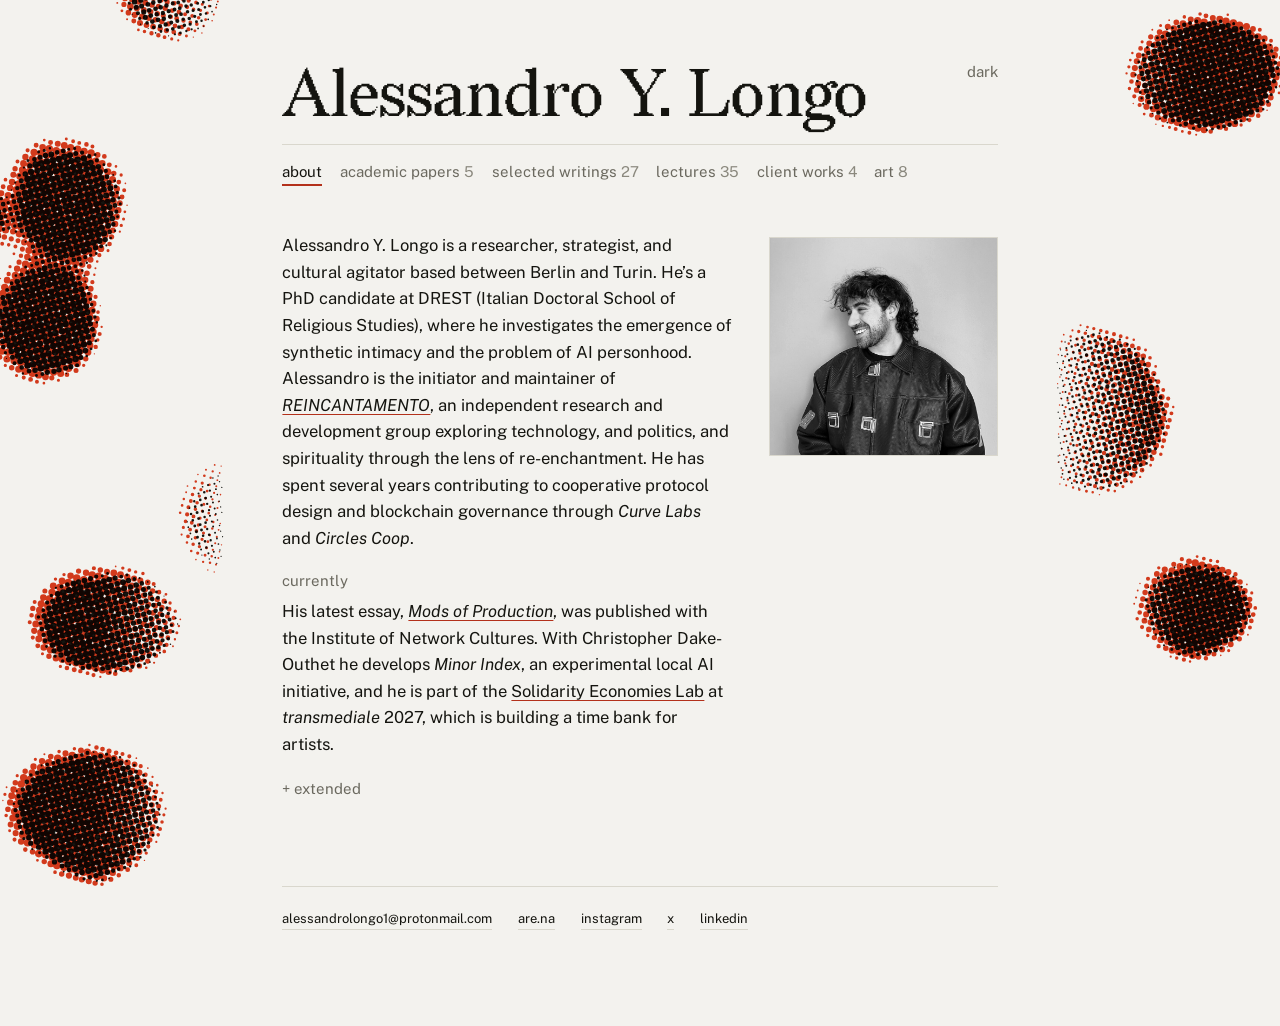
<file: index.html>
<!doctype html>
<html lang="en">
<head>
  <meta charset="utf-8" />
  <meta name="viewport" content="width=device-width,initial-scale=1" />
  <title>Alessandro Y. Longo</title>
  <meta name="description" content="Alessandro Y. Longo is a researcher, strategist, and cultural agitator based between Turin and Berlin." />
  <link rel="canonical" href="https://alessandroylongo.eu/" />
  <meta property="og:type" content="website" />
  <meta property="og:url" content="https://alessandroylongo.eu/" />
  <meta property="og:site_name" content="Alessandro Y. Longo" />
  <meta property="og:title" content="Alessandro Y. Longo" />
  <meta property="og:description" content="Alessandro Y. Longo is a researcher, strategist, and cultural agitator based between Turin and Berlin." />
  <meta property="og:image" content="https://alessandroylongo.eu/icon-512.png" />
  <meta name="twitter:card" content="summary" />
  <meta name="twitter:site" content="@1yunglong" />
  <meta name="twitter:title" content="Alessandro Y. Longo" />
  <meta name="twitter:description" content="Alessandro Y. Longo is a researcher, strategist, and cultural agitator based between Turin and Berlin." />
  <meta name="twitter:image" content="https://alessandroylongo.eu/icon-512.png" />
  <script src="assets/js/theme.js?v=1"></script>
  <link rel="stylesheet" href="assets/css/styles.css?v=30" />
  <link rel="icon" href="favicon.ico" sizes="any" />
  <link rel="icon" type="image/png" sizes="32x32" href="favicon-32.png" />
  <link rel="apple-touch-icon" href="apple-touch-icon.png" />
</head>
<body>
  <canvas class="press" aria-hidden="true"></canvas>
  <div class="wrap">

    <button type="button" class="theme" aria-label="switch colour mode">dark</button>

    <header>

      <h1 class="name">Alessandro Y. Longo</h1>

      <nav class="filter" aria-label="Filter works">
        <button type="button" data-f="about" aria-current="true">about</button>
        <button type="button" data-f="academic">academic papers <span class="n">5</span></button>
        <button type="button" data-f="writings">selected writings <span class="n">27</span></button>
        <button type="button" data-f="lectures">lectures <span class="n">35</span></button>
        <button type="button" data-f="client">client works <span class="n">4</span></button>
        <button type="button" data-f="art">art <span class="n">8</span></button>
      </nav>
    </header>

    <main>

      <!-- ABOUT -->
      <section class="about on" id="about" aria-label="About">

        <figure class="portrait">
          <div class="portrait__frame">
            <img src="media/img/portrait-jan26.jpg" width="840" height="805"
                 data-alt="media/img/portrait-artist.jpg"
                 alt="Alessandro Y. Longo" loading="lazy" decoding="async" />
            <canvas class="portrait__alt" aria-hidden="true"></canvas>
            <canvas class="portrait__px" aria-hidden="true"></canvas>
          </div>
        </figure>

        <p>Alessandro Y. Longo is a researcher, strategist, and cultural agitator based between Berlin and Turin. He’s a PhD candidate at DREST (Italian Doctoral School of Religious Studies), where he investigates the emergence of synthetic intimacy and the problem of AI personhood. Alessandro is the initiator and maintainer of <a class="inline" href="https://reincantamento.xyz" target="_blank" rel="noopener"><em>REINCANTAMENTO</em></a>, an independent research and development group exploring technology, and politics, and spirituality through the lens of re-enchantment. He has spent several years contributing to cooperative protocol design and blockchain governance through <em>Curve Labs</em> and <em>Circles Coop</em>.</p>

        <p class="currently">currently</p>
        <p>His latest essay, <a class="inline" href="https://reincantamentox.substack.com/p/drop-58-mods-of-production" target="_blank" rel="noopener"><em>Mods of Production</em></a>, was published with the Institute of Network Cultures. With Christopher Dake-Outhet he develops <em>Minor Index</em>, an experimental local AI initiative, and he is part of the <a class="inline" href="https://transmediale.de/en/news/solidarity-economies-lab" target="_blank" rel="noopener">Solidarity Economies Lab</a> at <em>transmediale</em> 2027, which is building a time bank for artists.</p>

        <details class="extended">
          <summary>extended</summary>
          <p>Before the doctorate, he completed an MA in Digital Humanities and Digital Knowledge at the University of Bologna, with a thesis on club culture heritage and digital archives, and a BA in Philosophy at the University of Turin.</p>
          <p>His installations, video essays, and lectures have been presented at <em>MFRU</em> (Maribor), <em>MacTe</em> (Termoli), <em>Panke Gallery</em> and <em>SAVVY Contemporary</em> (Berlin), <em>Unsound</em> (Krakow), <em>HackThePromise</em> (Basel), <em>Baltan Laboratories</em> (Eindhoven), <em>NYU Design and Media</em> (New York), <em>Accademia Albertina</em> (Turin), and <em>NABA</em> (Milan), with residencies and grants from <em>0xSalon / Trust</em>, <em>C/O Berlin</em>, and the <em>Serpentine</em>’s Beyond Cultures of Ownership programme. He has covered <em>CTM Festival</em> and <em>transmediale</em> as a critic.</p>
          <p>He has worked as user research and ecosystem lead for <em>Shared Visions</em>, as communications manager and research assistant for the ERC-funded <em>BlockchainGov</em> project at CNRS, and as lead researcher on the <em>Circles</em> universal basic income pilot in Berlin. <em>Minor Index</em> is supported by the KSM Art Grant.</p>
        </details>
      </section>

      <!-- WORKS -->
      <ol class="list off" aria-label="Works">
        <!-- academic: in press, then published -->
        <li data-cat="academic"><div class="row"><span class="t"><em>The Persona of LLMs</em></span><span class="y">in press</span><span class="meta"><span class="w">Fondazione Bruno Kessler, Trento</span><span class="flag">in press</span></span></div></li>
        <li data-cat="academic"><div class="row"><span class="t"><em>Alchemical Re-enchantment</em>: Transmuting the Computational Condition</span><span class="y">in press</span><span class="meta"><span class="w">European Culture &amp; Technology Lab+</span><span class="flag">in press</span></span></div></li>

        <!-- selected writings and academic, newest first -->
        <li data-cat="writings"><a class="row" href="https://reincantamentox.substack.com/p/drop-58-mods-of-production" target="_blank" rel="noopener"><span class="t"><em>Mods of Production</em>: Agentic Bricoleurs, Slopensource and the Decentralisation of Software</span><span class="y">2026</span><span class="meta"><span class="w">REINCANTAMENTO × Institute of Network Cultures</span><span class="flag">10.26</span></span></a></li>
        <li data-cat="writings"><a class="row" href="https://reincantamentox.substack.com/p/drop-56-our-coop-our-coin" target="_blank" rel="noopener"><span class="t"><em>O.U.R. Coop, O.U.R. Coin</em>: A Community Currency for the Arts</span><span class="y">2026</span><span class="meta"><span class="w">REINCANTAMENTO Drops</span><span class="flag">09.26</span></span></a></li>
        <li data-cat="writings"><a class="row" href="https://reincantamentox.substack.com/p/drop-52-the-persona-space" target="_blank" rel="noopener"><span class="t"><em>The Persona Space</em>: Elements of Vectorial Semiotics</span><span class="y">2026</span><span class="meta"><span class="w">REINCANTAMENTO Drops</span><span class="flag">07.26</span></span></a></li>
        <li data-cat="writings"><a class="row" href="https://reincantamentox.substack.com/p/drop-51-poetics-is-all-you-need" target="_blank" rel="noopener"><span class="t"><em>Poetics is All You Need</em>: On Leif Weatherby&#x27;s Language Machines</span><span class="y">2026</span><span class="meta"><span class="w">REINCANTAMENTO Drops</span><span class="flag">06.26</span></span></a></li>
        <li data-cat="writings"><a class="row" href="https://reincantamentox.substack.com/p/drop-49-love-means-taking-action" target="_blank" rel="noopener"><span class="t"><em>Love Means Taking Action</em>: Autonomia and Solidarity in the Coming Crisis</span><span class="y">2026</span><span class="meta"><span class="w">REINCANTAMENTO Drops</span><span class="flag">04.26</span></span></a></li>
        <li data-cat="writings"><a class="row" href="https://reincantamentox.substack.com/p/drop-47-lust-auf-eis-ctm-and-transmediale" target="_blank" rel="noopener"><span class="t"><em>&quot;Lust auf Eis?&quot;: CTM and transmediale in 2026</em></span><span class="y">2026</span><span class="meta"><span class="w">REINCANTAMENTO Drops</span><span class="flag">02.26</span></span></a></li>
        <li data-cat="writings"><a class="row" href="https://reincantamentox.substack.com/p/drop-45-in-the-air-of-those-days" target="_blank" rel="noopener"><span class="t"><em>The Air of Those Days</em>: A sound chronicle of the Italian October Strike</span><span class="y">2026</span><span class="meta"><span class="w">REINCANTAMENTO Drops, with Arianna Longo, Kinked</span><span class="flag">01.26</span></span></a></li>
        <li data-cat="academic"><a class="row" href="https://www.aracneeditrice.eu/pubblicazioni/annali-di-studi-religiosi-massimo-leone-9791221829099.html" target="_blank" rel="noopener"><span class="t"><em>A General Poetics for Generative AI</em>: On Leif Weatherby's Language Machines</span><span class="y">2026</span><span class="meta"><span class="w">Annali di studi religiosi 27, ed. M. Leone, Aracne, pp. 621–642</span></span></a></li>
        <li data-cat="writings"><a class="row" href="https://www.mfru.org/projects/reincantamento-programma-101-whispers-of-computing-otherwise" target="_blank" rel="noopener"><span class="t"><em>PROGRAMMA 101</em>: Who Killed Mario Tchou?</span><span class="y">2025</span><span class="meta"><span class="w">REINCANTAMENTO Drops</span><span class="flag">12.25</span></span></a></li>
        <li data-cat="writings"><a class="row" href="https://reincantamentox.substack.com/p/drop-43-spotify-vs-annas-archive" target="_blank" rel="noopener"><span class="t"><em>Spotify vs. Anna&#x27;s Archive</em>: Working Notes</span><span class="y">2025</span><span class="meta"><span class="w">REINCANTAMENTO Drops</span><span class="flag">12.25</span></span></a></li>
        <li data-cat="writings"><a class="row" href="https://reincantamentox.substack.com/p/drop-42-babe-we-got-gnomes-in-our-computer" target="_blank" rel="noopener"><span class="t"><em>Babe, We Got Gnomes in Our Computer!</em>: A conversation with Kinked</span><span class="y">2025</span><span class="meta"><span class="w">REINCANTAMENTO Drops</span><span class="flag">12.25</span></span></a></li>
        <li data-cat="writings"><a class="row" href="https://reincantamentox.substack.com/p/drop-37-unabating-wonder" target="_blank" rel="noopener"><span class="t"><em>Unabating Wonder</em>: On spirituality and politics in Palestine</span><span class="y">2025</span><span class="meta"><span class="w">REINCANTAMENTO Drops</span><span class="flag">07.25</span></span></a></li>
        <li data-cat="writings"><a class="row" href="https://reincantamentox.substack.com/p/drop-35-cultivating-agency" target="_blank" rel="noopener"><span class="t"><em>Cultivating Agency</em>: An Introduction to nCHANT #01</span><span class="y">2025</span><span class="meta"><span class="w">REINCANTAMENTO Drops</span><span class="flag">06.25</span></span></a></li>
        <li data-cat="writings"><a class="row" href="https://reincantamentox.substack.com/p/drop-34-entroducing-nchant" target="_blank" rel="noopener"><span class="t"><em>Entroducing... nCHANT</em>: On REINCANTAMENTO&#x27;s new monographic magazine</span><span class="y">2025</span><span class="meta"><span class="w">REINCANTAMENTO Drops</span><span class="flag">05.25</span></span></a></li>
        <li data-cat="writings"><a class="row" href="https://reincantamentox.substack.com/p/drop-33-the-madness-of-vision" target="_blank" rel="noopener"><span class="t"><em>The Madness of Vision</em></span><span class="y">2025</span><span class="meta"><span class="w">REINCANTAMENTO Drops</span><span class="flag">05.25</span></span></a></li>
        <li data-cat="writings"><a class="row" href="https://reincantamentox.substack.com/p/drop-32-at-a-time-like-this" target="_blank" rel="noopener"><span class="t"><em>At a Time Like This</em></span><span class="y">2025</span><span class="meta"><span class="w">REINCANTAMENTO Drops</span><span class="flag">04.25</span></span></a></li>
        <li data-cat="writings"><a class="row" href="https://reincantamentox.substack.com/p/drop-30-conjunctural-vertigo" target="_blank" rel="noopener"><span class="t"><em>Conjunctural Vertigo</em></span><span class="y">2025</span><span class="meta"><span class="w">REINCANTAMENTO Drops</span><span class="flag">04.25</span></span></a></li>
        <li data-cat="academic"><a class="row" href="https://aclanthology.org/2025.nlp4ecology-1.17/" target="_blank" rel="noopener"><span class="t"><em>No AI on a Dead Planet</em>: Sentiment and Emotion Analysis Across Reddit Communities on AI and the Environment</span><span class="y">2025</span><span class="meta"><span class="w">NLP4Ecology 2025, Tallinn, with Arianna Longo, pp. 77–83</span><span class="flag">03.25</span></span></a></li>
        <li data-cat="writings"><a class="row" href="https://reincantamentox.substack.com/p/drop-27-there-is-no-more-ordinary" target="_blank" rel="noopener"><span class="t"><em>There is No More Ordinary Life</em></span><span class="y">2025</span><span class="meta"><span class="w">REINCANTAMENTO Drops</span><span class="flag">02.25</span></span></a></li>
        <li data-cat="writings"><a class="row" href="https://reincantamentox.substack.com/p/drop-26-on-formicaio-in-the-spiral" target="_blank" rel="noopener"><span class="t"><em>On FORMICAIO</em>: A look inside REINCANTAMENTO&#x27;s latest artwork</span><span class="y">2025</span><span class="meta"><span class="w">REINCANTAMENTO Drops</span><span class="flag">02.25</span></span></a></li>
        <li data-cat="writings"><a class="row" href="https://reincantamentox.substack.com/p/drop-24-red-notes" target="_blank" rel="noopener"><span class="t"><em>Red Notes</em></span><span class="y">2025</span><span class="meta"><span class="w">REINCANTAMENTO Drops</span><span class="flag">01.25</span></span></a></li>
        <li data-cat="writings"><a class="row" href="https://reincantamentox.substack.com/p/drop-21-till-we-gain-control-again" target="_blank" rel="noopener"><span class="t"><em>&#x27;Till We Gain Control Again</em>: On OpenAI and sabotage</span><span class="y">2024</span><span class="meta"><span class="w">REINCANTAMENTO Drops</span><span class="flag">11.24</span></span></a></li>
        <li data-cat="writings"><a class="row" href="https://reincantamentox.substack.com/p/drop-20-blue-skies-and-gilded-cages" target="_blank" rel="noopener"><span class="t"><em>Blue Skies and Gilded Cages</em>: On X-odus, digital spaces and collective desire</span><span class="y">2024</span><span class="meta"><span class="w">REINCANTAMENTO Drops</span><span class="flag">11.24</span></span></a></li>
        <li data-cat="writings"><a class="row" href="https://reincantamentox.substack.com/p/drop-19-the-american-refraction" target="_blank" rel="noopener"><span class="t"><em>The American Refraction</em></span><span class="y">2024</span><span class="meta"><span class="w">REINCANTAMENTO Drops</span><span class="flag">11.24</span></span></a></li>
        <li data-cat="writings"><a class="row" href="https://reincantamentox.substack.com/p/drop-18-looking-for-fireflies-in" target="_blank" rel="noopener"><span class="t"><em>Looking for Fireflies in Times of Fascism</em>: A brief journey through the ruins of modernity</span><span class="y">2024</span><span class="meta"><span class="w">REINCANTAMENTO Drops</span><span class="flag">10.24</span></span></a></li>
        <li data-cat="writings"><a class="row" href="https://reincantamentox.substack.com/p/drop-16-an-anarchives-intervention" target="_blank" rel="noopener"><span class="t"><em>An Anarchive&#x27;s Intervention</em>: What makes art worth living</span><span class="y">2024</span><span class="meta"><span class="w">REINCANTAMENTO Drops</span><span class="flag">07.24</span></span></a></li>
        <li data-cat="writings"><a class="row" href="https://reincantamentox.substack.com/p/drop-14-the-drake-era-or-the-logic" target="_blank" rel="noopener"><span class="t"><em>The Drake Era or the Logic of Cultural Fracking</em></span><span class="y">2024</span><span class="meta"><span class="w">REINCANTAMENTO Drops</span><span class="flag">05.24</span></span></a></li>
        <li data-cat="writings"><a class="row" href="https://reincantamentox.substack.com/p/drop-9-udo-the-weird-magic-of-digital" target="_blank" rel="noopener"><span class="t"><em>UDO: The Weird Magic of Digital Folklore</em></span><span class="y">2024</span><span class="meta"><span class="w">REINCANTAMENTO Drops</span><span class="flag">01.24</span></span></a></li>
        <li data-cat="writings"><a class="row" href="https://reincantamentox.substack.com/p/drop-8-phantom-in-the-chain" target="_blank" rel="noopener"><span class="t"><em>Phantom in the Chain</em></span><span class="y">2023</span><span class="meta"><span class="w">REINCANTAMENTO Drops</span><span class="flag">11.23</span></span></a></li>
        <li data-cat="academic"><a class="row" href="https://arxiv.org/html/2504.02714v1" target="_blank" rel="noopener"><span class="t"><em>Impact of a Blockchain-based Universal Basic Income Pilot</em>: The Case of Circles UBI Currency</span><span class="y">2023</span><span class="meta"><span class="w">Proceedings of the FRIBIS Conference 2023, with T. Criscione, J. Linares, S. Avanzo</span></span></a></li>

        

        <!-- lectures · client works · art -->
        <li data-cat="lectures"><div class="row"><span class="t">Mask Without a Wearer — <em>ritual personhood in AI companion communities</em></span><span class="y">2026</span><span class="meta"><span class="ty">conference</span><span class="w">4S 2026 Annual Meeting, Toronto (online)</span><span class="flag">10.26</span></span></div></li>
        <li data-cat="lectures"><div class="row"><span class="t">When Hallucinations Spill Over — <em>the prosopopoeia of Italian brainrot</em></span><span class="y">2026</span><span class="meta"><span class="ty">conference</span><span class="w">XXXI Convegno della Società di Filosofia del Linguaggio, "Allucinazioni: percezione, cognizione e intelligenza artificiale", Torino</span><span class="flag">09.26</span></span></div></li>
        <li data-cat="lectures"><div class="row"><span class="t">Mask Without a Wearer — <em>ritual personhood in AI companion communities</em></span><span class="y">2026</span><span class="meta"><span class="ty">conference</span><span class="w">EuARe 2026 Annual Conference, Roma</span><span class="flag">07.26</span></span></div></li>
        <li data-cat="lectures"><div class="row"><span class="t">Unmonitoring <em>The Situation</em></span><span class="y">2026</span><span class="meta"><span class="ty">workshop</span><span class="w">Salon Am Moritzplatz, Berlin</span><span class="flag">04.26</span></span></div></li>
        <li data-cat="lectures"><div class="row"><span class="t">Three Movements on <em>Aesthetic and Technology</em></span><span class="y">2026</span><span class="meta"><span class="ty">talk &amp; workshop</span><span class="w">Mendeseltaren Change Program, Madrid</span><span class="flag">04.26</span></span></div></li>
        <li data-cat="lectures"><div class="row"><span class="t"><em>Speranza e Progetto</em></span><span class="y">2026</span><span class="meta"><span class="ty">talk</span><span class="w">L'Ultima a Morire, Fondazione Bruno Kessler, Trento</span><span class="flag">04.26</span></span></div></li>
        <li data-cat="lectures"><div class="row"><span class="t"><em>Il Cielo Ha Un Limite</em> #3 — comunità di apprendimento per una società tecno-cosciente</span><span class="y">2026</span><span class="meta"><span class="ty">workshop</span><span class="w">ARCI, Torino</span><span class="flag">04.26</span></span></div></li>
        <li data-cat="lectures"><div class="row"><span class="t"><em>Il Cielo Ha Un Limite</em> #2 — comunità di apprendimento per una società tecno-cosciente</span><span class="y">2026</span><span class="meta"><span class="ty">workshop</span><span class="w">ARCI, Torino</span><span class="flag">03.26</span></span></div></li>
        <li data-cat="art"><a class="row" href="https://yunglong28.github.io/minor-index-atelier/" target="_blank" rel="noopener"><span class="t"><em>MINOR INDEX</em>: a hyper-local community AI archive</span><span class="y">2026</span><span class="meta"><span class="ty">research &amp; artwork</span><span class="w">with Christopher Dake-Outhet, KSM Art Grant</span><span class="flag">ongoing</span></span></a></li>
        <li data-cat="art"><a class="row" href="https://www.instagram.com/p/DZH14hVgoag/?img_index=1" target="_blank" rel="noopener"><span class="t"><em>SOLIDE INCANTI</em></span><span class="y">2026</span><span class="meta"><span class="ty">installation</span><span class="w">Cables of Resistance, FMP1, Berlin</span><span class="flag">03.26</span></span></a></li>
        <li data-cat="lectures"><div class="row"><span class="t"><em>Il Cielo Ha Un Limite</em> #1 — comunità di apprendimento per una società tecno-cosciente</span><span class="y">2026</span><span class="meta"><span class="ty">workshop</span><span class="w">ARCI, Torino</span><span class="flag">02.26</span></span></div></li>
        <li data-cat="lectures"><div class="row"><span class="t">Alchimia — <em>storia di un'utopia perduta</em></span><span class="y">2026</span><span class="meta"><span class="ty">lecture</span><span class="w">Accademia Albertina, Torino</span><span class="flag">01.26</span></span></div></li>
        <li data-cat="lectures"><div class="row"><span class="t">Endless Conversations — <em>an archaeology of AI companionship</em></span><span class="y">2025</span><span class="meta"><span class="ty">conference</span><span class="w">Il senso serbato, Fondazione Bruno Kessler, Trento</span><span class="flag">12.25</span></span></div></li>
        <li data-cat="lectures"><div class="row"><span class="t"><em>REINCANTAMENTO</em> — a speculative walkthrough</span><span class="y">2025</span><span class="meta"><span class="ty">lecture</span><span class="w">NABA, Milano</span><span class="flag">11.25</span></span></div></li>
        <li data-cat="lectures"><div class="row"><span class="t">Transmuting the <em>computational condition</em></span><span class="y">2025</span><span class="meta"><span class="ty">conference</span><span class="w">5th European Culture &amp; Technology Lab+ Annual Conference, Eindhoven</span><span class="flag">11.25</span></span></div></li>
        <li data-cat="lectures"><div class="row"><span class="t">Alchemy — <em>tale of a forgotten utopia</em></span><span class="y">2025</span><span class="meta"><span class="ty">lecture</span><span class="w">Raise Your Voice, Post-Graduate Design Program, Vienna</span><span class="flag">11.25</span></span></div></li>
        <li data-cat="lectures"><div class="row"><span class="t"><em>Synthetic Intimacies</em></span><span class="y">2025</span><span class="meta"><span class="ty">talk</span><span class="w">HackThePromise Festival, Basel</span><span class="flag">10.25</span></span></div></li>
        <li data-cat="lectures"><div class="row"><span class="t">The story of <em>Programma 101</em></span><span class="y">2025</span><span class="meta"><span class="ty">talk</span><span class="w">MFRU Festival, Maribor</span><span class="flag">09.25</span></span></div></li>
        <li data-cat="art"><a class="row" href="https://www.mfru.org/projects/reincantamento-programma-101-whispers-of-computing-otherwise" target="_blank" rel="noopener"><span class="t"><em>PROGRAMMA 101</em> — whispers of computing otherwise</span><span class="y">2025</span><span class="meta"><span class="ty">installation</span><span class="w">MFRU Festival, Maribor</span><span class="flag">09.25</span></span></a></li>
        <li data-cat="lectures"><div class="row"><span class="t">La follia <em>del vedere</em></span><span class="y">2025</span><span class="meta"><span class="ty">talk</span><span class="w">MAST Festival, Scicli</span><span class="flag">08.25</span></span></div></li>
        <li data-cat="lectures"><div class="row"><span class="t">nCHANT 01 — <em>On Digital Gardens</em>, launch</span><span class="y">2025</span><span class="meta"><span class="ty">talk &amp; launch</span><span class="w">Turin / Milan</span><span class="flag">07.25</span></span></div></li>
        <li data-cat="lectures"><div class="row"><span class="t"><em>Lucky Land Coop Radionica</em></span><span class="y">2025</span><span class="meta"><span class="ty">talk</span><span class="w">Mutuogenesis, Berlin</span><span class="flag">07.25</span></span></div></li>
        <li data-cat="lectures"><div class="row"><span class="t"><em>Technological Cooperativism</em></span><span class="y">2025</span><span class="meta"><span class="ty">workshop</span><span class="w">Shared Visions online workshop, Belgrade</span><span class="flag">05–06.25</span></span></div></li>
        <li data-cat="lectures"><div class="row"><span class="t">Blockchain for <em>cooperatives</em></span><span class="y">2025</span><span class="meta"><span class="ty">talk</span><span class="w">Shared Visions kick-off meeting, Belgrade</span><span class="flag">05–06.25</span></span></div></li>
        <li data-cat="lectures"><div class="row"><span class="t">The role of imagination and culture in <em>coop models</em></span><span class="y">2025</span><span class="meta"><span class="ty">talk</span><span class="w">Funding the Commons Berlin Forum 2025, Berlin</span><span class="flag">05–06.25</span></span></div></li>
        <li data-cat="lectures"><div class="row"><span class="t">A Road to Nowhere — <em>stories of techno-escapism</em></span><span class="y">2025</span><span class="meta"><span class="ty">talk</span><span class="w">FMR 2026 Prolog, Linz</span><span class="flag">05–06.25</span></span></div></li>
        <li data-cat="lectures"><div class="row"><span class="t">nCHANT 01 — <em>On Digital Gardens</em>, launch</span><span class="y">2025</span><span class="meta"><span class="ty">talk &amp; launch</span><span class="w">Berlin</span><span class="flag">05–06.25</span></span></div></li>
        <li data-cat="client"><a class="row" href="https://write.as/shared-visions/" target="_blank" rel="noopener"><span class="t"><em>Shared Visions</em> — cooperative economies &amp; Web3</span><span class="y">2025–26</span><span class="meta"><span class="w">user research &amp; ecosystem lead</span></span></a></li>
        <li data-cat="lectures"><div class="row"><span class="t">Digital tools and <em>protocol thinking</em> for the arts</span><span class="y">2025</span><span class="meta"><span class="ty">symposium</span><span class="w">In-Between Symposium, Moving Media Lab, Amsterdam</span><span class="flag">03.25</span></span></div></li>
        <li data-cat="lectures"><div class="row"><span class="t">Re-Enchanting <em>desire</em> in digital spaces</span><span class="y">2025</span><span class="meta"><span class="ty">workshop</span><span class="w">Baltan Laboratories, Eindhoven</span><span class="flag">03.25</span></span></div></li>
        <li data-cat="lectures"><div class="row"><span class="t">No AI on a <em>dead planet</em></span><span class="y">2025</span><span class="meta"><span class="ty">conference</span><span class="w">NLP4ECOLOGY, Tallinn</span><span class="flag">03.25</span></span></div></li>
        <li data-cat="art"><a class="row" href="https://fondazionemacte.com/en/digital/we-are-all-users-till-we-are-not" target="_blank" rel="noopener"><span class="t"><em>Formicaio</em> — we are all users until we are not</span><span class="y">2025</span><span class="meta"><span class="ty">installation</span><span class="w">MacTe, Termoli</span><span class="flag">02.25</span></span></a></li>
        <li data-cat="lectures"><div class="row"><span class="t">The Drake Era, or the logic of <em>cultural fracking</em></span><span class="y">2024</span><span class="meta"><span class="ty">symposium</span><span class="w">SIXPOSIUM 2024, NYU Design &amp; Media (online)</span><span class="flag">10.24</span></span></div></li>
        <li data-cat="lectures"><div class="row"><span class="t">Dissonant Cartomancies — <em>a god that plays dice</em></span><span class="y">2024</span><span class="meta"><span class="ty">talk</span><span class="w">Unsound Festival Discourse Program, Krakow</span><span class="flag">10.24</span></span></div></li>
        <li data-cat="lectures"><div class="row"><span class="t">Impact of a blockchain-based <em>UBI pilot</em>: the case of Circles UBI currency</span><span class="y">2024</span><span class="meta"><span class="ty">conference</span><span class="w">FRIBIS Annual Conference 2024, University of Freiburg (online)</span><span class="flag">10.24</span></span></div></li>
        <li data-cat="lectures"><div class="row"><span class="t">Meshdia — <em>playing networks to existence</em></span><span class="y">2024</span><span class="meta"><span class="ty">talk</span><span class="w">Geldgipfel-Hub Berlin, Moos Space, Berlin</span><span class="flag">10.24</span></span></div></li>
        <li data-cat="lectures"><div class="row"><span class="t">Re-Enchanting the world? <em>Looking for fireflies in times of fascism</em></span><span class="y">2024</span><span class="meta"><span class="ty">talk</span><span class="w">Casting a Spell opening, Somos Gallery, Berlin</span><span class="flag">10.24</span></span></div></li>
        <li data-cat="lectures"><div class="row"><span class="t">Scraps from the <em>imaginary of labour</em></span><span class="y">2024</span><span class="meta"><span class="ty">talk</span><span class="w">L ABOR, SAVVY Contemporary, Berlin</span><span class="flag">07.24</span></span></div></li>
        <li data-cat="art"><a class="row" href="https://0xsalon.pubpub.org/pub/meet24residents/release/1?readingCollection=f2d7f0da" target="_blank" rel="noopener"><span class="t"><em>0xSalon</em></span><span class="y">2024</span><span class="meta"><span class="ty">residency</span><span class="w">Trust, Berlin</span><span class="flag">05–08.24</span></span></a></li>
        <li data-cat="lectures"><div class="row"><span class="t">Meshdia — <em>network as media &amp; media as networks</em></span><span class="y">2024</span><span class="meta"><span class="ty">talk</span><span class="w">What and How We Own: The Politics of Change, Oakland</span><span class="flag">03.24</span></span></div></li>
        <li data-cat="art"><a class="row" href="https://proud-paprika-325.notion.site/The-winning-projects-from-our-Open-Call-for-New-Models-for-Interdependence-and-Ownership-in-Art-and--b36baccbfe094012834f52b05d87dc4b" target="_blank" rel="noopener"><span class="t">Beyond Cultures of <em>Ownership</em></span><span class="y">2024</span><span class="meta"><span class="ty">research grant</span><span class="w">Serpentine Galleries &amp; RadicalxChange</span><span class="flag">01–05.24</span></span></a></li>
        <li data-cat="art"><a class="row" href="https://vimeo.com/894111922" target="_blank" rel="noopener"><span class="t">Harvesting <em>The Net</em></span><span class="y">2023–25</span><span class="meta"><span class="ty">video essay</span><span class="w">Codici Magici, MoCa Brescia · AMRO Festival, Linz · Enchanted Garden Festival, Vienna · Arkipel Film Festival, Jakarta · MANIFEST:IO, Berlin</span><span class="flag">touring</span></span></a></li>
        <li data-cat="lectures"><div class="row"><span class="t">Infrastructural <em>Constructivism</em></span><span class="y">2023</span><span class="meta"><span class="ty">conference</span><span class="w">Think Well 4, SAVVY Contemporary, Jakarta</span><span class="flag">10.23</span></span></div></li>
        <li data-cat="client"><a class="row" href="https://blockchaingov.eu" target="_blank" rel="noopener"><span class="t"><em>BlockchainGov</em>, CNRS — ERC-funded research</span><span class="y">2023–25</span><span class="meta"><span class="w">communications manager &amp; research assistant</span></span></a></li>
        <li data-cat="client"><a class="row" href="http://circles.coop/" target="_blank" rel="noopener"><span class="t"><em>Circles Coop e.G.</em> — universal basic income pilot</span><span class="y">2023</span><span class="meta"><span class="w">lead researcher</span></span></a></li>
        <li data-cat="art"><a class="row" href="https://co-berlin.org/en/events/co-digital-festival" target="_blank" rel="noopener"><span class="t">C/O <em>Digital Program</em></span><span class="y">2022</span><span class="meta"><span class="ty">residency</span><span class="w">C/O Berlin</span><span class="flag">09–12.22</span></span></a></li>
        <li data-cat="client"><a class="row" href="https://www.curvelabs.eu/" target="_blank" rel="noopener"><span class="t"><em>Curve Labs</em> — The Sphere, LabDAO, Toucan Protocol</span><span class="y">2021–23</span><span class="meta"><span class="w">writer, researcher, project manager, technical writer</span></span></a></li>


      </ol>

      <details class="archive off" data-archive-box>
        <summary>archive <span class="n">47</span></summary>
        <ol class="list list--archive" aria-label="Archive">
          <li data-cat="writings" data-archive><a class="row" href="https://reincantamentox.substack.com/p/drop-46-a-guide-to-ctm-and-transmediale" target="_blank" rel="noopener"><span class="t"><em>A Guide to CTM and transmediale 2026</em>: REINCANTAMENTO&#x27;s favourite concerts, club nights, workshops and lectures</span><span class="y">2026</span><span class="meta"><span class="w">REINCANTAMENTO Drops</span><span class="flag">01.26</span></span></a></li>
          <li data-cat="writings" data-archive><a class="row" href="https://reincantamentox.substack.com/p/drop-25-a-guide-to-ctm-and-transmediale-2025" target="_blank" rel="noopener"><span class="t"><em>A Guide to CTM and Transmediale 2025</em></span><span class="y">2025</span><span class="meta"><span class="w">REINCANTAMENTO Drops</span><span class="flag">01.25</span></span></a></li>
          <li data-cat="writings" data-archive><a class="row" href="https://reincantamentox.substack.com/p/drop-23-20-albums-for-2024" target="_blank" rel="noopener"><span class="t"><em>20 Albums for 2024</em></span><span class="y">2025</span><span class="meta"><span class="w">REINCANTAMENTO Drops</span><span class="flag">01.25</span></span></a></li>
          <li data-cat="writings" data-archive><a class="row" href="https://reincantamentox.substack.com/p/drop-22-a-child-bewitched" target="_blank" rel="noopener"><span class="t"><em>A Child Bewitched</em>: An End-of-the-Year Offering</span><span class="y">2024</span><span class="meta"><span class="w">REINCANTAMENTO Drops</span><span class="flag">12.24</span></span></a></li>
          <li data-cat="writings" data-archive><a class="row" href="https://reincantamentox.substack.com/p/drop-5-notes-on-bolano" target="_blank" rel="noopener"><span class="t"><em>Notes on Bolaño</em>: On a unvoluntary opera-mondo</span><span class="y">2023</span><span class="meta"><span class="w">REINCANTAMENTO Drops</span><span class="flag">09.23</span></span></a></li>
          <li data-cat="writings" data-archive><a class="row" href="https://reincantamentox.substack.com/p/drop-4-notes-on-game-design" target="_blank" rel="noopener"><span class="t"><em>Notes on Game Design</em>: Behind-the-scenes of Tech Collapse</span><span class="y">2023</span><span class="meta"><span class="w">REINCANTAMENTO Drops</span><span class="flag">08.23</span></span></a></li>
          <li data-cat="writings" data-archive><a class="row" href="https://reincantamentox.substack.com/p/drop-3-notes-on-technic-and-magic" target="_blank" rel="noopener"><span class="t"><em>Notes on Technic and Magic</em>: On two modes of action</span><span class="y">2023</span><span class="meta"><span class="w">REINCANTAMENTO Drops</span><span class="flag">07.23</span></span></a></li>
          <li data-cat="writings" data-archive><a class="row" href="https://reincantamentox.substack.com/p/drop-2-notes-on-yeezus" target="_blank" rel="noopener"><span class="t"><em>Notes on Yeezus</em>: The tenth anniversary of a contemporary masterpiece</span><span class="y">2023</span><span class="meta"><span class="w">REINCANTAMENTO Drops</span><span class="flag">06.23</span></span></a></li>
          <li data-cat="writings" data-archive><a class="row" href="https://reincantamentox.substack.com/p/drop-1-notes-on-corecore" target="_blank" rel="noopener"><span class="t"><em>Notes on CoreCore</em>: GenZ at the end of times</span><span class="y">2023</span><span class="meta"><span class="w">REINCANTAMENTO Drops</span><span class="flag">06.23</span></span></a></li>
          <li data-cat="writings" data-archive><a class="row" href="https://not.neroeditions.com/archive/le-voci-del-para-reale/" target="_blank" rel="noopener"><span class="t"><em>Le voci del para-reale</em></span><span class="y">2023</span><span class="meta"><span class="w">NOT, Nero Editions</span></span></a></li>
          <li data-cat="writings" data-archive><div class="row"><span class="t"><em>Il carbone che non si vede</em></span><span class="y">2023</span><span class="meta"><span class="w">Il Giornale dell'Arte</span></span></div></li>
          <li data-cat="writings" data-archive><a class="row" href="https://www.indiscreto.org/larte-e-di-chi-la-esperisce/" target="_blank" rel="noopener"><span class="t"><em>L’arte è di chi la esperisce</em></span><span class="y">2022</span><span class="meta"><span class="w">Indiscreto</span><span class="flag">12.22</span></span></a></li>
          <li data-cat="writings" data-archive><a class="row" href="https://not.neroeditions.com/crypto-arte-radicale/" target="_blank" rel="noopener"><span class="t"><em>Crypto-arte radicale?</em></span><span class="y">2022</span><span class="meta"><span class="w">Not</span><span class="flag">11.22</span></span></a></li>
          <li data-cat="writings" data-archive><a class="row" href="https://designworks.mirror.xyz/YBJh1DNKCSsU7Kt0uLkFfIQUThdDfdzGxqO88ZpVAoU" target="_blank" rel="noopener"><span class="t"><em>Architettura senza architetti</em></span><span class="y">2022</span><span class="meta"><span class="w">Mirror</span><span class="flag">09.22</span></span></a></li>
          <li data-cat="writings" data-archive><a class="row" href="https://mirror.xyz/designworks.eth/EGJmrb-TsCsDP2C6EJelomVfvPFJS5sjZSMQgvPjwd4" target="_blank" rel="noopener"><span class="t"><em>Breve viaggio alla scoperta dei network</em></span><span class="y">2022</span><span class="meta"><span class="w">Mirror</span><span class="flag">07.22</span></span></a></li>
          <li data-cat="writings" data-archive><a class="row" href="https://www.indiscreto.org/parliamo-di-reincantamento/" target="_blank" rel="noopener"><span class="t"><em>Parliamo di Reincantamento</em></span><span class="y">2022</span><span class="meta"><span class="w">Indiscreto</span><span class="flag">07.22</span></span></a></li>
          <li data-cat="writings" data-archive><a class="row" href="https://speculum.substack.com/p/gi_oteook-un-report" target="_blank" rel="noopener"><span class="t"><em>ᗰᗩGIᑕ ᑎOTEᗷOKᔕ: un report</em></span><span class="y">2022</span><span class="meta"><span class="w">Speculum!</span><span class="flag">06.22</span></span></a></li>
          <li data-cat="writings" data-archive><a class="row" href="https://speculum.substack.com/p/alchimia-e-farmacologia" target="_blank" rel="noopener"><span class="t"><em>Alchimia e Farmacologia</em></span><span class="y">2022</span><span class="meta"><span class="w">Speculum!</span><span class="flag">04.22</span></span></a></li>
          <li data-cat="writings" data-archive><a class="row" href="https://mirror.xyz/designworks.eth/rylNLiK1YafkUpIMYQRLD7fBftg1JRRFtrew99FfbBE" target="_blank" rel="noopener"><span class="t"><em>Mechanism Art</em></span><span class="y">2022</span><span class="meta"><span class="w">Mirror</span><span class="flag">03.22</span></span></a></li>
          <li data-cat="writings" data-archive><a class="row" href="https://speculum.substack.com/p/filosofia-dal-futuro-60e" target="_blank" rel="noopener"><span class="t"><em>Filosofia dal Futuro</em></span><span class="y">2022</span><span class="meta"><span class="w">Speculum!</span><span class="flag">02.22</span></span></a></li>
          <li data-cat="writings" data-archive><a class="row" href="https://speculum.substack.com/p/visioni-radicali" target="_blank" rel="noopener"><span class="t"><em>Radical Visions. Cities as lifeforms</em></span><span class="y">2021</span><span class="meta"><span class="w">Speculum!</span><span class="flag">12.21</span></span></a></li>
          <li data-cat="writings" data-archive><a class="row" href="https://speculum.substack.com/p/urla-al-neon-storia-delle-macchine" target="_blank" rel="noopener"><span class="t"><em>Neon Screams. History of the machines inside us</em></span><span class="y">2021</span><span class="meta"><span class="w">Speculum!</span><span class="flag">12.21</span></span></a></li>
          <li data-cat="writings" data-archive><div class="row"><span class="t"><em>Occupy Metaverse!</em></span><span class="y">2021</span><span class="meta"><span class="w">REINCANTAMENTO</span><span class="flag">11.21</span></span></div></li>
          <li data-cat="writings" data-archive><a class="row" href="https://speculum.substack.com/p/ecoqueer" target="_blank" rel="noopener"><span class="t"><em>Eco+Queer</em></span><span class="y">2021</span><span class="meta"><span class="w">Speculum!</span><span class="flag">11.21</span></span></a></li>
          <li data-cat="writings" data-archive><div class="row"><span class="t"><em>Faces under control. Proctoring software in university.</em></span><span class="y">2021</span><span class="meta"><span class="w">Speculum!</span><span class="flag">10.21</span></span></div></li>
          <li data-cat="writings" data-archive><a class="row" href="https://www.singola.net/societa/dao-preparando-esodo-dalle-piattaforme" target="_blank" rel="noopener"><span class="t"><em>Back to the future: DAO’s and Web 3 dreams</em></span><span class="y">2021</span><span class="meta"><span class="w">Singola</span><span class="flag">10.21</span></span></a></li>
          <li data-cat="writings" data-archive><a class="row" href="https://speculum.substack.com/p/complotto" target="_blank" rel="noopener"><span class="t"><em>Conspiracy!</em></span><span class="y">2021</span><span class="meta"><span class="w">Speculum!</span><span class="flag">10.21</span></span></a></li>
          <li data-cat="writings" data-archive><a class="row" href="https://speculum.substack.com/p/magia-e-autonomia" target="_blank" rel="noopener"><span class="t"><em>Magic and Autonomy</em></span><span class="y">2021</span><span class="meta"><span class="w">Speculum!</span><span class="flag">07.21</span></span></a></li>
          <li data-cat="writings" data-archive><a class="row" href="https://alessandrolongo-1883.medium.com/reincantamento-episodio-11-verso-oggetti-impossibili-665bbc099d28" target="_blank" rel="noopener"><span class="t"><em>REINCANTAMENTO Episode 11. Towards impossible objects</em></span><span class="y">2021</span><span class="meta"><span class="w">Medium</span><span class="flag">05.21</span></span></a></li>
          <li data-cat="writings" data-archive><a class="row" href="https://www.layoutmagazine.it/etica-glitch-feminism/" target="_blank" rel="noopener"><span class="t"><em>Glitch #2: Ethics - Let’s talk about Glitch Feminism</em></span><span class="y">2021</span><span class="meta"><span class="w">Lay0ut Magazine</span><span class="flag">05.21</span></span></a></li>
          <li data-cat="writings" data-archive><a class="row" href="https://www.kabulmagazine.com/collasso-tech/?type=magazine" target="_blank" rel="noopener"><span class="t"><em>Tech Collapse</em></span><span class="y">2021</span><span class="meta"><span class="w">KABUL Magazine</span><span class="flag">05.21</span></span></a></li>
          <li data-cat="writings" data-archive><a class="row" href="https://alessandrolongo-1883.medium.com/reincantamento-episodio-10-nft-sotto-lhype-l-ecosistema-616a32535ae3" target="_blank" rel="noopener"><span class="t"><em>REINCANTAMENTO Episode 10. NFT: beyond the hype, the ecosystem!</em></span><span class="y">2021</span><span class="meta"><span class="w">Medium</span><span class="flag">04.21</span></span></a></li>
          <li data-cat="writings" data-archive><a class="row" href="https://www.layoutmagazine.it/glitch-metafisica/" target="_blank" rel="noopener"><span class="t"><em>Glitch #1: Metaphysics – Intentionality and machinic anxiety</em></span><span class="y">2021</span><span class="meta"><span class="w">Lay0ut Magazine</span><span class="flag">03.21</span></span></a></li>
          <li data-cat="writings" data-archive><a class="row" href="https://www.kabulmagazine.com/la-marea-degli-nft/?type=magazine" target="_blank" rel="noopener"><span class="t"><em>The NFT wave</em></span><span class="y">2021</span><span class="meta"><span class="w">KABUL Magazine</span><span class="flag">03.21</span></span></a></li>
          <li data-cat="writings" data-archive><a class="row" href="https://not.neroeditions.com/la-follia-del-vedere/" target="_blank" rel="noopener"><span class="t"><em>The madness of vision</em></span><span class="y">2021</span><span class="meta"><span class="w">NOT</span><span class="flag">03.21</span></span></a></li>
          <li data-cat="writings" data-archive><a class="row" href="https://speculum.substack.com/p/utopia-alchimia-post-scarsit" target="_blank" rel="noopener"><span class="t"><em>Utopia, Alchemy, Post-Scarcity</em></span><span class="y">2021</span><span class="meta"><span class="w">Speculum!</span><span class="flag">01.21</span></span></a></li>
          <li data-cat="writings" data-archive><div class="row"><span class="t"><em>REINCANTAMENTO Episode 9. A Disproportionate Gaze</em></span><span class="y">2020</span><span class="meta"><span class="w">Medium</span><span class="flag">12.20</span></span></div></li>
          <li data-cat="writings" data-archive><a class="row" href="https://www.menelique.com/menelique4-design-illusione/" target="_blank" rel="noopener"><span class="t"><em>The design of illusion</em></span><span class="y">2020</span><span class="meta"><span class="w">Menelique</span><span class="flag">11.20</span></span></a></li>
          <li data-cat="writings" data-archive><a class="row" href="https://alessandrolongo-1883.medium.com/reincantamento-episodio-8-il-sole-psichedelico-2c645a784fd0" target="_blank" rel="noopener"><span class="t"><em>REINCANTAMENTO Episode 8. The psychedelic sun</em></span><span class="y">2020</span><span class="meta"><span class="w">Medium</span><span class="flag">08.20</span></span></a></li>
          <li data-cat="writings" data-archive><a class="row" href="https://alessandrolongo-1883.medium.com/reincantamento-episodio-7-destituire-e-curare-959338e6eca6" target="_blank" rel="noopener"><span class="t"><em>REINCANTAMENTO Episode 7. Destitute and Heal</em></span><span class="y">2020</span><span class="meta"><span class="w">Medium</span><span class="flag">06.20</span></span></a></li>
          <li data-cat="writings" data-archive><div class="row"><span class="t"><em>REINCANTAMENTO Episode 6. Through the screen: cruelty in the age of the livestream</em></span><span class="y">2020</span><span class="meta"><span class="w">Medium</span><span class="flag">06.20</span></span></div></li>
          <li data-cat="writings" data-archive><div class="row"><span class="t"><em>REINCANTAMENTO Episode 5. Re-enchanting design?</em></span><span class="y">2020</span><span class="meta"><span class="w">Medium</span><span class="flag">05.20</span></span></div></li>
          <li data-cat="writings" data-archive><a class="row" href="https://alessandrolongo-1883.medium.com/reincantamento-episodio-4-il-destino-dellalgoritmo-15965c4b651b" target="_blank" rel="noopener"><span class="t"><em>REINCANTAMENTO Episode 4. The algorithm’s destiny</em></span><span class="y">2020</span><span class="meta"><span class="w">Medium</span><span class="flag">05.20</span></span></a></li>
          <li data-cat="writings" data-archive><a class="row" href="https://alessandrolongo-1883.medium.com/reincantamento-episodio-3-la-farmacologia-di-stiegler-500470a5ecf9" target="_blank" rel="noopener"><span class="t"><em>REINCANTAMENTO Episode 3. Stiegler’s farmacology</em></span><span class="y">2020</span><span class="meta"><span class="w">Medium</span><span class="flag">04.20</span></span></a></li>
          <li data-cat="writings" data-archive><a class="row" href="https://alessandrolongo-1883.medium.com/reincantamento-episodio-2-la-tecnica-e-la-magia-seconda-parte-84e839d0057a" target="_blank" rel="noopener"><span class="t"><em>REINCANTAMENTO Episode 2. Technic and Magic, part two</em></span><span class="y">2020</span><span class="meta"><span class="w">Medium</span><span class="flag">04.20</span></span></a></li>
          <li data-cat="writings" data-archive><a class="row" href="https://alessandrolongo-1883.medium.com/reincantamento-episodio-1-la-tecnica-e-la-magia-prima-parte-47f6cf1bc3bb" target="_blank" rel="noopener"><span class="t"><em>REINCANTAMENTO Episode 1. Technic and Magic, part one</em></span><span class="y">2020</span><span class="meta"><span class="w">Medium</span><span class="flag">04.20</span></span></a></li>
          <li data-cat="writings" data-archive><a class="row" href="https://alessandrolongo-1883.medium.com/reincantamento-episodio-0-come-siamo-arrivati-fino-a-qui-9f063ddc444" target="_blank" rel="noopener"><span class="t"><em>REINCANTAMENTO Episode 0. How did we get here?</em></span><span class="y">2020</span><span class="meta"><span class="w">Medium</span><span class="flag">04.20</span></span></a></li>
        </ol>
      </details>

      <p class="count off" data-count></p>

    </main>

    <footer>
      <a href="mailto:alessandrolongo1@protonmail.com">alessandrolongo1@protonmail.com</a>
      <a href="https://www.are.na/reincantamento/" rel="me noopener" target="_blank">are.na</a>
      <a href="https://www.instagram.com/yung.long/" rel="me noopener" target="_blank">instagram</a>
      <a href="https://x.com/1yunglong" rel="me noopener" target="_blank">x</a>
      <a href="https://www.linkedin.com/in/alessandro-y-longo-a88203199/" rel="me noopener" target="_blank">linkedin</a>
    </footer>

  </div>

  <script src="assets/js/main.js?v=11" defer></script>
  <script src="assets/js/press-figures.js?v=2" defer></script>
  <script src="assets/js/life-press.js?v=14" defer></script>
  <script src="assets/js/portrait.js?v=5" defer></script>
</body>
</html>
</file>
<file: assets/css/styles.css>
/* =========================================================
   ALESSANDRO Y. LONGO — minimal / post-cyber
   One page. A name, a filter, a list. Nothing else.
   ========================================================= */

/* ---------- fonts (self-hosted) ---------- */
@font-face { font-family:'Public Sans'; font-weight:400; font-style:normal; font-display:swap;
  src:url('../fonts/PublicSans-Regular.otf') format('opentype'); }
@font-face { font-family:'Public Sans'; font-weight:400; font-style:italic; font-display:swap;
  src:url('../fonts/PublicSans-Italic.otf') format('opentype'); }
@font-face { font-family:'Public Sans'; font-weight:500; font-style:normal; font-display:swap;
  src:url('../fonts/PublicSans-Medium.otf') format('opentype'); }
@font-face { font-family:'Public Sans'; font-weight:600; font-style:normal; font-display:swap;
  src:url('../fonts/PublicSans-SemiBold.otf') format('opentype'); }

/* Redaction — used only for the name, as a single degraded accent */
@font-face { font-family:'Redaction 20'; font-weight:400; font-style:normal; font-display:swap;
  src:url('../fonts/Redaction20-Regular.woff') format('woff'), url('../fonts/Redaction20-Regular.otf') format('opentype'); }

/* PP NeueBit — the small voice: ticks, years, meta, nav */
@font-face { font-family:'PP NeueBit'; font-weight:400; font-style:normal; font-display:swap;
  src:url('../fonts/PPNeueBit-Regular.woff') format('woff'), url('../fonts/PPNeueBit-Regular.otf') format('opentype'); }
@font-face { font-family:'PP NeueBit'; font-weight:700; font-style:normal; font-display:swap;
  src:url('../fonts/PPNeueBit-Bold.woff') format('woff'), url('../fonts/PPNeueBit-Bold.otf') format('opentype'); }

/* PP Mondwest — held in reserve, one step warmer than NeueBit */
@font-face { font-family:'PP Mondwest'; font-weight:400; font-style:normal; font-display:swap;
  src:url('../fonts/PPMondwest-Regular.woff') format('woff'), url('../fonts/PPMondwest-Regular.otf') format('opentype'); }

/* ---------- tokens ---------- */
:root {
  --bg:      #f3f2ee;
  --fg:      #14140f;
  --dim:     #6b695f;   /* 4.9:1 on --bg */
  --faint:   #8a887d;   /* counts only, never information */
  --line:    #d9d7cd;
  --accent:  #b3311b;   /* text red, 5.6:1 — the press keeps the brighter --ink-b */
  --cell:    #a9a79b;   /* game-of-life: settled cells, light grey */
  --ink-a:   #14140f;   /* the header band, first plate (life-press.js) */
  --ink-b:   #d23a1c;   /* the header band, second plate */

  --sans:  'Public Sans', system-ui, -apple-system, Segoe UI, sans-serif;
  --ui:    'Public Sans', system-ui, -apple-system, Segoe UI, sans-serif;   /* was PP NeueBit: too small to read */
  --disp:  'Redaction 20', 'Public Sans', Georgia, serif;

  --w:     760px;
  /* PP NeueBit runs tiny for its em — these are the sizes at which it reads.
     Two steps: --tick for the record lines, --tick-l for tagline + nav. */
  --tick:  0.8125rem;   /* 13px: years, meta, footer */
  --tick-l:0.9375rem;   /* 15px: nav, summaries, switch */
}

/* dark: with the system, unless light was chosen on the page; or when dark was chosen */
@media (prefers-color-scheme: dark) {
  :root:not([data-theme="light"]) {
    --bg:    #0c0c0a;
    --fg:    #eae9e2;
    --dim:   #918e84;
    --faint: #7a776d;
    --line:  #23231e;
    --accent:#ff5a2e;
    --cell:  #8b887e;
    --ink-a: #6f6c63;
    --ink-b: #ff5a2e;
  }
}
:root[data-theme="dark"] {
  --bg:    #0c0c0a;
  --fg:    #eae9e2;
  --dim:   #918e84;
  --faint: #7a776d;
  --line:  #23231e;
  --accent:#ff5a2e;
  --cell:  #8b887e;
  --ink-a: #6f6c63;
  --ink-b: #ff5a2e;
}

/* ---------- reset ---------- */
*, *::before, *::after { box-sizing:border-box; }
html { -webkit-text-size-adjust:100%; }
body {
  margin:0;
  background:var(--bg);
  color:var(--fg);
  font-family:var(--sans);
  font-size:16px;
  line-height:1.5;
  font-feature-settings:'kern' 1;
  -webkit-font-smoothing:antialiased;
  text-rendering:optimizeLegibility;
}
a { color:inherit; text-decoration:none; }
::selection { background:var(--accent); color:var(--bg); }

.wrap {
  max-width:var(--w);
  margin:0 auto;
  padding:clamp(1.5rem, 5vw, 4rem) 1.4rem 6rem;
}

/* ---------- header ---------- */
header { margin-bottom:3.2rem; }


.name {
  font-family:var(--disp);
  font-weight:400;
  font-size:clamp(2.4rem, 8vw, 4.2rem);
  line-height:0.98;
  letter-spacing:-0.01em;
  margin:0 0 0.9rem;
}
.tag {
  font-family:var(--ui);
  font-size:var(--tick-l);
  line-height:1.3;
  letter-spacing:0.01em;
  color:var(--dim);
  text-transform:lowercase;
  margin:0 0 1.8rem;
  max-width:46ch;
}
.tag a { color:var(--fg); border-bottom:1px solid var(--line); }
.tag a:hover { border-color:var(--accent); color:var(--accent); }

/* ---------- game of life ---------- */
/* A field, not a box: the canvas breaks out of the column and runs the full
   width of the viewport, masked to nothing at both ends so it has no edges.
   Cells are 4px on a torus. The rule and the seed change every few seconds,
   swept in by a ragged wavefront — see life.js. */
.life {
  display:block;
  width:100vw;
  max-width:100vw;
  margin-left:calc(50% - 50vw);
  height:132px;
  -webkit-mask-image:linear-gradient(to right, transparent 0%, #000 18%, #000 82%, transparent 100%);
          mask-image:linear-gradient(to right, transparent 0%, #000 18%, #000 82%, transparent 100%);
}
/* the top band starts at the very edge of the page and dies out before the
   name; the bottom one is its mirror, growing back in under the footer */
.life--top {
  margin-top:calc(-1 * clamp(1.5rem, 5vw, 4rem));
  margin-bottom:2.4rem;
  -webkit-mask-image:linear-gradient(to right, transparent 0%, #000 18%, #000 82%, transparent 100%),
                     linear-gradient(to top, transparent 0%, #000 70%);
          mask-image:linear-gradient(to right, transparent 0%, #000 18%, #000 82%, transparent 100%),
                     linear-gradient(to top, transparent 0%, #000 70%);
  -webkit-mask-composite:source-in;
          mask-composite:intersect;
}
.life--bottom {
  margin-top:3rem;
  margin-bottom:-6rem;
  height:120px;
  -webkit-mask-image:linear-gradient(to right, transparent 0%, #000 18%, #000 82%, transparent 100%),
                     linear-gradient(to bottom, transparent 0%, #000 70%);
          mask-image:linear-gradient(to right, transparent 0%, #000 18%, #000 82%, transparent 100%),
                     linear-gradient(to bottom, transparent 0%, #000 70%);
  -webkit-mask-composite:source-in;
          mask-composite:intersect;
}
@media (max-width:620px) { .life { height:96px; margin-bottom:1.8rem; } }
@media (prefers-reduced-motion:reduce) { .life { opacity:0.7; } }

/* ---------- filter nav ---------- */
.filter {
  display:flex;
  flex-wrap:wrap;
  gap:0.35rem 1.1rem;
  font-family:var(--ui);
  font-size:var(--tick-l);
  line-height:1.2;
  letter-spacing:0.02em;
  text-transform:lowercase;
  padding-top:1.1rem;
  border-top:1px solid var(--line);
}
.filter button {
  appearance:none;
  background:none;
  border:0;
  padding:0;
  margin:0;
  font:inherit;
  color:var(--dim);
  cursor:pointer;
  position:relative;
  transition:color .15s ease;
}
.filter button:hover { color:var(--fg); }
.filter button[aria-current="true"] { color:var(--fg); }
.filter button[aria-current="true"]::after {
  content:'';
  position:absolute;
  left:0; right:0; bottom:-0.35em;
  height:2px;
  background:var(--accent);
}
.filter .n { color:var(--faint); }

/* ---------- list ---------- */
main { margin-top:2.4rem; }

.list { list-style:none; margin:0; padding:0; }
.list li { border-top:1px solid var(--line); }
.list li:last-child { border-bottom:1px solid var(--line); }

.row {
  display:grid;
  grid-template-columns:1fr auto;
  grid-template-areas:
    "title year"
    "meta  meta";
  gap:0.15rem 1rem;
  align-items:baseline;
  padding:0.85rem 0;
  transition:padding-left .18s ease, background .18s ease;
}
a.row:hover { padding-left:0.7rem; }
a.row:hover .t { color:var(--accent); }

.t {
  grid-area:title;
  font-weight:500;
  font-size:1.02rem;
  letter-spacing:-0.005em;
  transition:color .15s ease;
}
.t em { font-style:italic; font-weight:400; }

.y {
  grid-area:year;
  font-family:var(--ui);
  font-size:var(--tick);
  color:var(--dim);
  font-variant-numeric:tabular-nums;
  white-space:nowrap;
}

.meta {
  grid-area:meta;
  display:flex;
  flex-wrap:wrap;
  gap:0.35rem 0.9rem;
  font-family:var(--ui);
  font-size:var(--tick);
  line-height:1.2;
  color:var(--dim);
}
.meta .ty {
  text-transform:uppercase;
  letter-spacing:0.06em;
  color:var(--dim);
}
.meta .w { color:var(--dim); }
/* artworks keep their kind, and say it plainly, in both modes */
li[data-cat="art"] .meta .ty { color:var(--fg); }
.meta .flag { color:var(--accent); }

/* count line */
.count {
  font-family:var(--ui);
  font-size:var(--tick);
  color:var(--faint);
  text-transform:lowercase;
  margin:1.6rem 0 0;
}

/* ---------- about panel ---------- */
/* Two columns rather than a float: the prose keeps one measure the whole way
   down, and the portrait sits beside its first paragraph instead of carving a
   notch out of the text. */
.about { display:none; max-width:56ch; }
.about.on {
  display:grid;
  grid-template-columns:minmax(0,1fr) clamp(190px, 32%, 244px);
  gap:0 2.2rem;
  align-items:start;
  max-width:none;
}
.about.on > p { grid-column:1; }
.about.on > .portrait { grid-column:2; grid-row:1 / span 4; margin-top:0.3rem; }
.list.off, .count.off { display:none; }

/* ---------- portrait ---------- */
/* At rest, the photograph. On hover a field of cells runs over it and every
   live cell redraws its patch of the picture as one flat, slightly brighter
   block — spread across the whole frame, and churning for as long as the
   pointer stays. See portrait.js. Nothing sweeps past; nothing plays once. */
.portrait { margin:0; padding:0; }
.portrait__frame {
  position:relative;
  overflow:hidden;
  aspect-ratio:840 / 805;
  background:var(--line);
  border:1px solid var(--line);
}
.portrait img {
  display:block;
  width:100%;
  height:100%;
  object-fit:cover;
  filter:grayscale(1) contrast(1.02);
  transition:filter .3s ease;
}

/* the second photograph, drawn sharp into the cells that have switched to it */
.portrait__alt {
  position:absolute;
  inset:0;
  width:100%;
  height:100%;
  pointer-events:none;
}
/* the blocks show only while one photograph is turning into the other */
.portrait__frame.is-mutating .portrait__px { opacity:1; }

/* one canvas pixel to a cell, blown up by the browser — nearest neighbour,
   so the blocks keep hard edges instead of blurring into the photo */
.portrait__px {
  position:absolute;
  inset:0;
  width:100%;
  height:100%;
  image-rendering:pixelated;
  -ms-interpolation-mode:nearest-neighbor;
  opacity:0;
  pointer-events:none;
  transition:opacity .22s ease;
}


.portrait figcaption {
  font-family:var(--ui);
  font-size:var(--tick);
  line-height:1.2;
  color:var(--faint);
  text-align:right;
  padding-top:0.35rem;
  transition:color .25s ease;
}

@media (max-width:620px) {
  .about.on { display:block; max-width:56ch; }
  .about.on > .portrait { width:100%; max-width:300px; margin:0 0 1.6rem; }
  .portrait figcaption { text-align:left; }
}

.about p { margin:0 0 1.1rem; font-size:1.04rem; line-height:1.6; }
.about p strong { font-weight:600; }
.about p em { font-style:italic; }

/* ---------- footer ---------- */
footer {
  margin-top:4rem;
  padding-top:1.4rem;
  border-top:1px solid var(--line);
  display:flex;
  flex-wrap:wrap;
  gap:0.4rem 1.6rem;
  font-family:var(--ui);
  font-size:var(--tick);
  color:var(--dim);
  text-transform:lowercase;
}
footer a { color:var(--fg); border-bottom:1px solid var(--line); }
footer a:hover { border-color:var(--accent); color:var(--accent); }

@media (max-width:520px) {
  .row { grid-template-columns:1fr auto; }
  .t { font-size:0.98rem; }
}

/* ---------- archive ---------- */
/* the older and minor writings, folded under the selected ones */
.archive { margin-top:2.4rem; }
.archive.off { display:none; }
.archive summary {
  font-family:var(--ui);
  font-size:var(--tick-l);
  color:var(--dim);
  cursor:pointer;
  list-style:none;
  padding:0.4rem 0;
}
.archive summary::-webkit-details-marker { display:none; }
.archive summary::before { content:'+ '; }
.archive[open] summary::before { content:'– '; }
.archive summary:hover { color:var(--fg); }
.archive .n { color:var(--faint); }
.archive .list { margin-top:0.8rem; }

/* the press version (preview-press.html): one opaque canvas, no blocks */
.portrait__frame.is-pressed .portrait__px { display:none; }
.portrait__frame.is-pressed { background:#f4f4f2; }

/* ---------- the press: one field behind the whole screen (life-press.js) ---------- */
.press {
  position:fixed;
  inset:0;
  width:100vw;
  height:100vh;
  z-index:0;
  pointer-events:none;
}
.wrap { position:relative; z-index:1; }

/* ---------- light / dark switch (theme.js) ---------- */
.theme {
  position:absolute;
  top:clamp(1.5rem, 5vw, 4rem);
  right:1.4rem;
  padding:0;
  border:0;
  background:none;
  font-family:var(--ui);
  font-size:var(--tick-l);
  line-height:1;
  color:var(--dim);
  cursor:pointer;
}
.theme:hover, .theme:focus-visible { color:var(--accent); }

/* ---------- about: the extended bio, folded ---------- */
.about .extended { grid-column:1; margin:0 0 1.1rem; }
.extended summary {
  font-family:var(--ui);
  font-size:var(--tick-l);
  color:var(--dim);
  cursor:pointer;
  list-style:none;
  padding:0.2rem 0;
}
.extended summary::-webkit-details-marker { display:none; }
.extended summary::before { content:'+ '; }
.extended[open] summary::before { content:'– '; }
.extended summary:hover { color:var(--accent); }
.extended[open] summary { margin-bottom:0.8rem; }

/* ---------- about: the "currently" line ---------- */
.about .currently {
  grid-column:1;
  margin:0 0 0.3rem;
  font-family:var(--ui);
  font-size:var(--tick-l);
  color:var(--dim);
}

/* a link inside running text: underlined, so it reads as one */
.about a.inline { color:inherit; text-decoration:underline; text-decoration-color:var(--accent); text-underline-offset:0.18em; }
.about a.inline:hover { color:var(--accent); }

/* narrow screens: the switch sits above the name instead of over it */
@media (max-width:620px) {
  .theme { top:0.9rem; }
  header { padding-top:1.5rem; }
}

/* phones: no margins to print in, so the press runs behind the text,
   faded right down so reading comes first (life-press.js) */
@media (max-width:620px) {
  .press { opacity:0.45; }                       /* light: the sheet can take more ink */
  :root[data-theme="dark"] .press { opacity:0.28; }
}
@media (max-width:620px) and (prefers-color-scheme: dark) {
  :root:not([data-theme="light"]) .press { opacity:0.28; }
}
</file>
